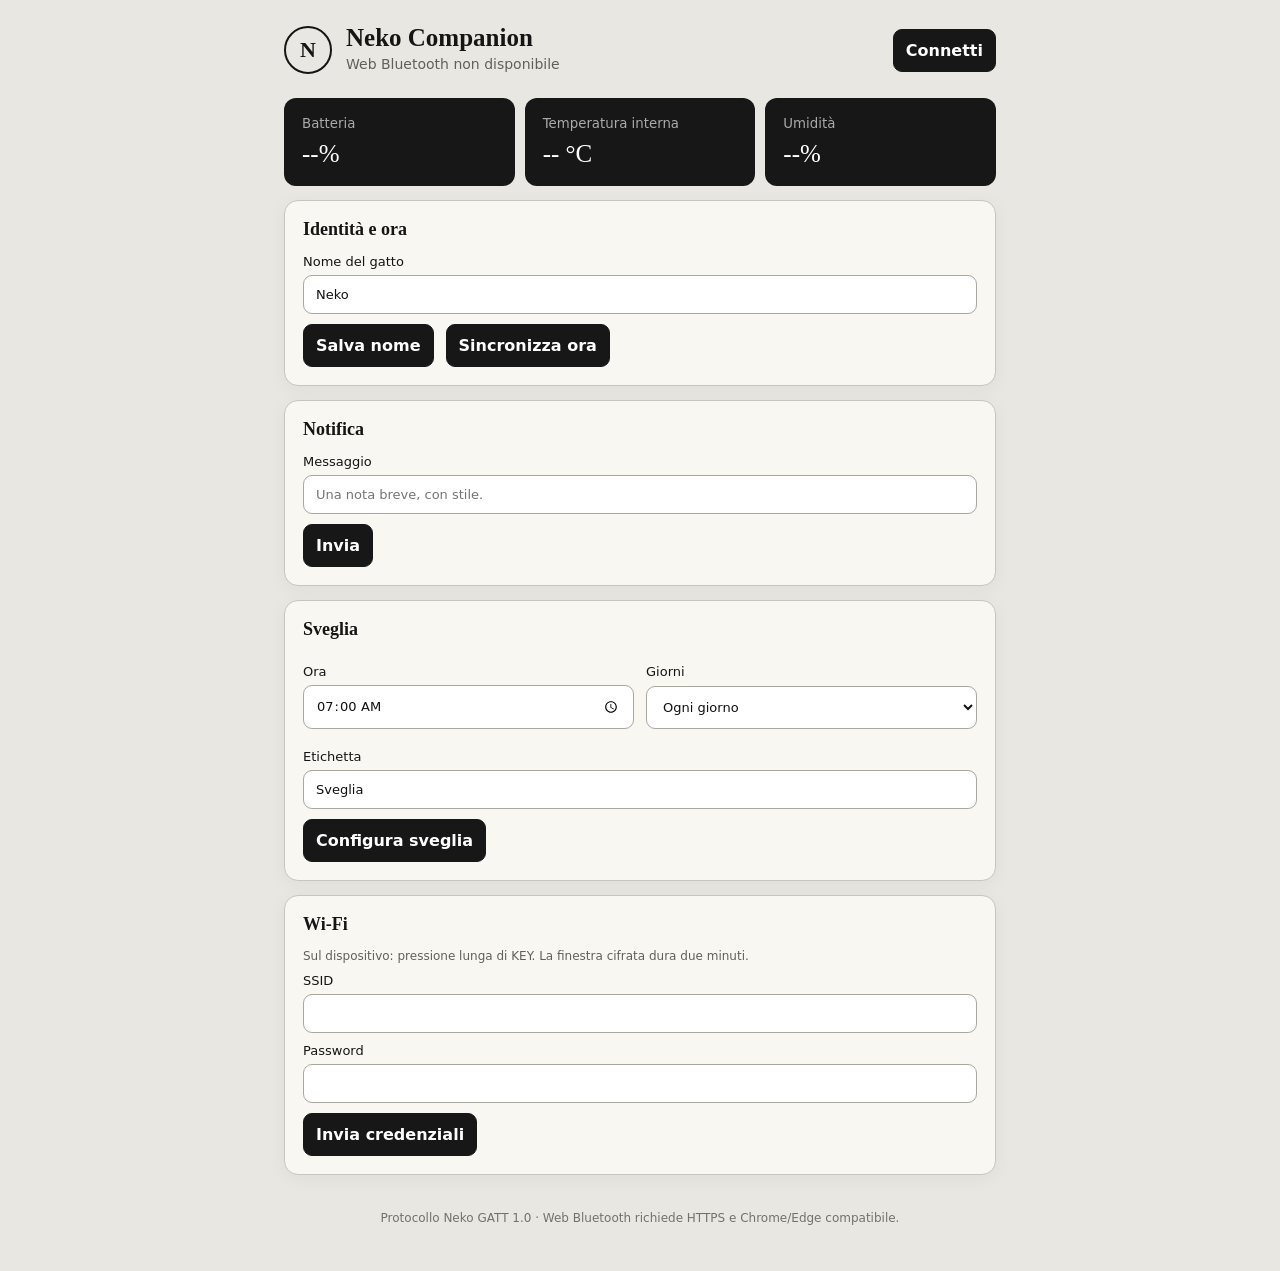
<file: esp32ELCD/neko-assistant/companion/index.html>
<!doctype html>
<html lang="it">
<head>
  <meta charset="utf-8">
  <meta name="viewport" content="width=device-width,initial-scale=1">
  <meta name="theme-color" content="#111111">
  <title>Neko Companion</title>
  <link rel="stylesheet" href="styles.css">
</head>
<body>
  <main>
    <header><span class="mark">N</span><div><h1>Neko Companion</h1><p id="connection">Non connesso</p></div><button id="connect">Connetti</button></header>
    <section class="metrics">
      <article><small>Batteria</small><strong id="battery">--%</strong></article>
      <article><small>Temperatura interna</small><strong id="temperature">-- °C</strong></article>
      <article><small>Umidità</small><strong id="humidity">--%</strong></article>
    </section>
    <section><h2>Identità e ora</h2><label>Nome del gatto<input id="catName" maxlength="23" value="Neko"></label><div class="actions"><button id="saveName">Salva nome</button><button id="setTime">Sincronizza ora</button></div></section>
    <section><h2>Notifica</h2><label>Messaggio<input id="notification" maxlength="95" placeholder="Una nota breve, con stile."></label><button id="sendNotification">Invia</button></section>
    <section><h2>Sveglia</h2><div class="row"><label>Ora<input id="alarmTime" type="time" value="07:00"></label><label>Giorni<select id="alarmDays"><option value="127">Ogni giorno</option><option value="62">Lun–Ven</option><option value="65">Weekend</option></select></label></div><label>Etichetta<input id="alarmLabel" maxlength="28" value="Sveglia"></label><button id="saveAlarm">Configura sveglia</button></section>
    <section><h2>Wi‑Fi</h2><p class="hint">Sul dispositivo: pressione lunga di KEY. La finestra cifrata dura due minuti.</p><label>SSID<input id="ssid" maxlength="32" autocomplete="off"></label><label>Password<input id="wifiPassword" type="password" maxlength="64" autocomplete="new-password"></label><button id="saveWifi">Invia credenziali</button></section>
    <footer>Protocollo Neko GATT 1.0 · Web Bluetooth richiede HTTPS e Chrome/Edge compatibile.</footer>
  </main>
  <script src="app.js"></script>
</body>
</html>
</file>
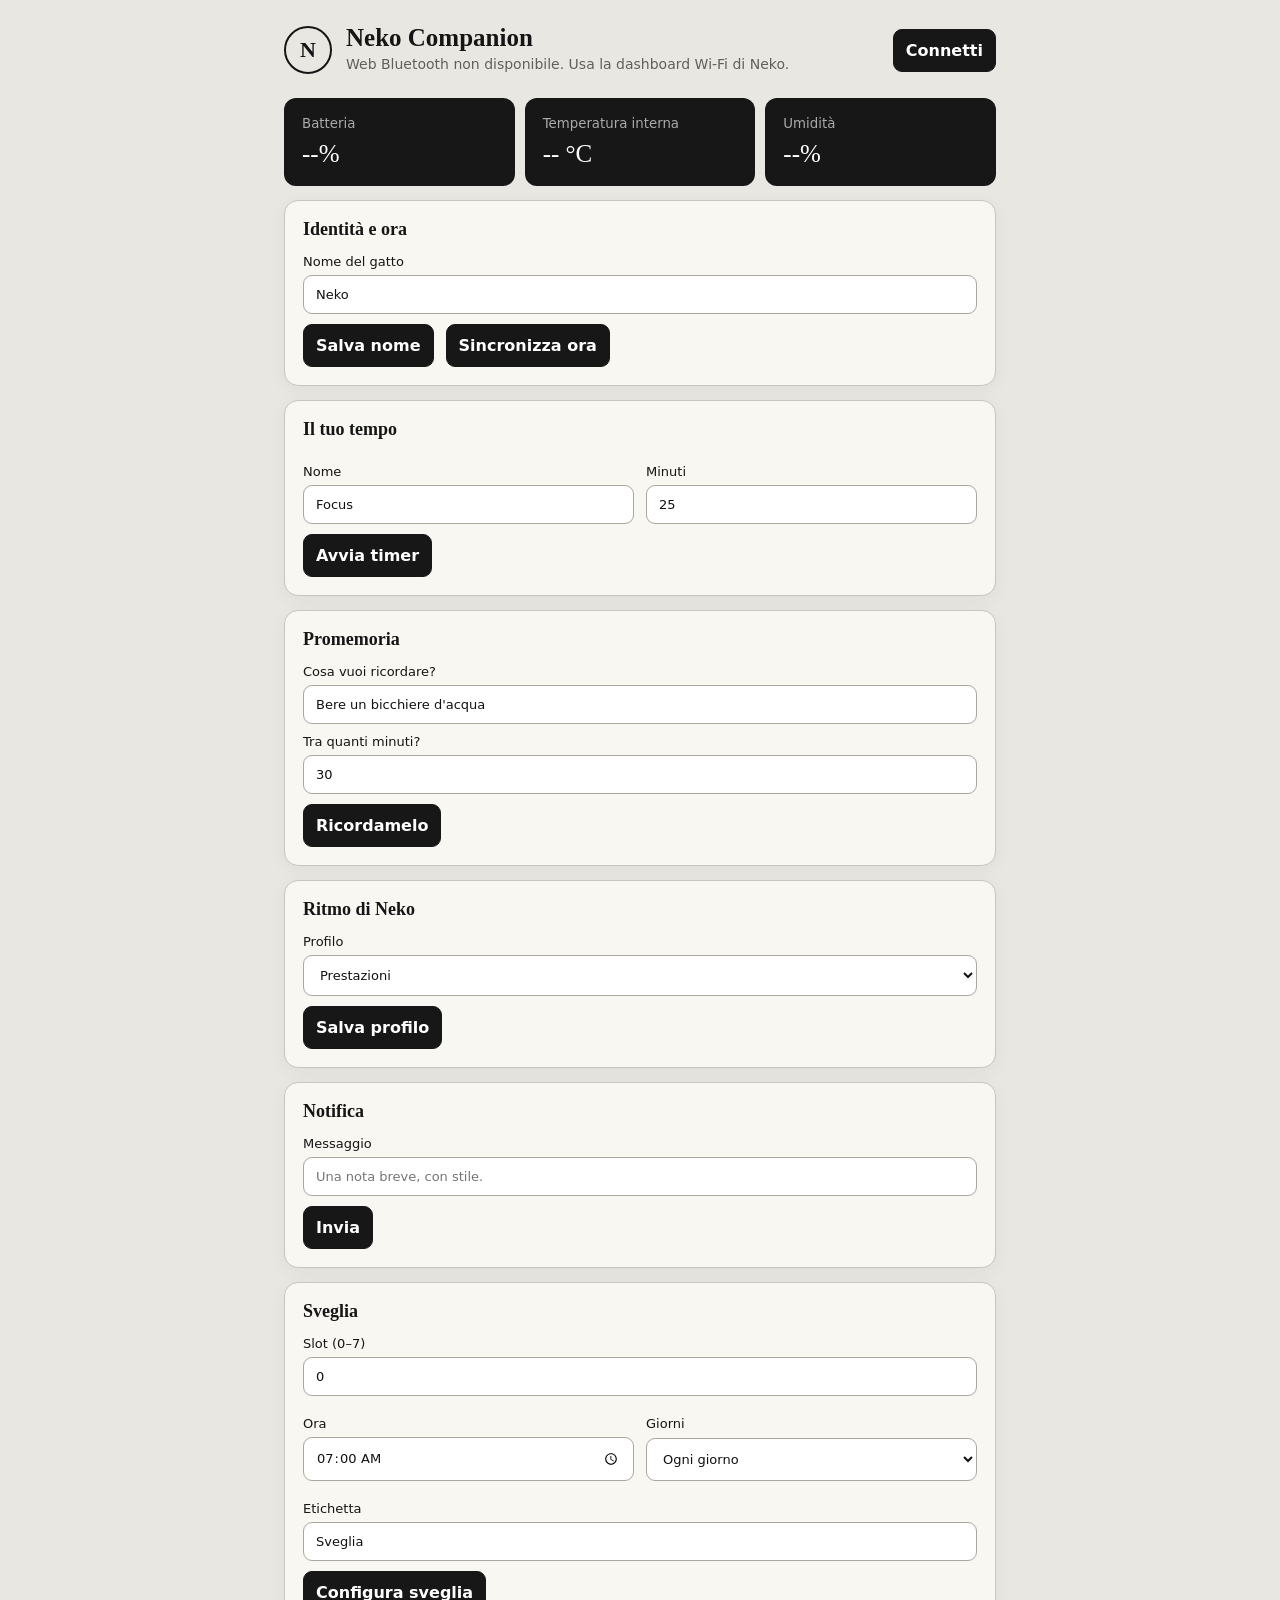
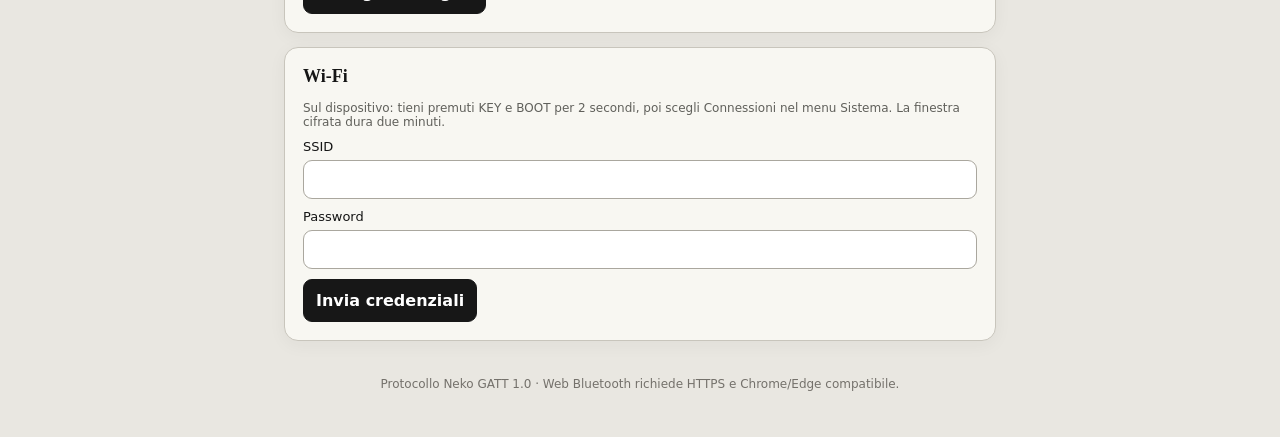
<file: examples-and-tests/esp32-e-lcd/neko-assistant/companion/index.html>
<!doctype html>
<html lang="it">
<head>
  <meta charset="utf-8">
  <meta name="viewport" content="width=device-width,initial-scale=1">
  <meta name="theme-color" content="#111111">
  <title>Neko Companion</title>
  <link rel="stylesheet" href="styles.css">
</head>
<body>
  <main>
    <header><span class="mark">N</span><div><h1>Neko Companion</h1><p id="connection">Non connesso</p></div><button id="connect">Connetti</button></header>
    <p id="feedback" role="status" aria-live="polite"></p>
    <section class="metrics">
      <article><small>Batteria</small><strong id="battery">--%</strong></article>
      <article><small>Temperatura interna</small><strong id="temperature">-- °C</strong></article>
      <article><small>Umidità</small><strong id="humidity">--%</strong></article>
    </section>
    <section><h2>Identità e ora</h2><label>Nome del gatto<input id="catName" maxlength="23" value="Neko"></label><div class="actions"><button id="saveName">Salva nome</button><button id="setTime">Sincronizza ora</button></div></section>
    <section><h2>Il tuo tempo</h2><div class="row"><label>Nome<input id="timerLabel" value="Focus" maxlength="23"></label><label>Minuti<input id="timerMinutes" type="number" value="25" min="1" max="10080"></label></div><button id="startTimer">Avvia timer</button><div id="timers" aria-live="polite"></div></section>
    <section><h2>Promemoria</h2><label>Cosa vuoi ricordare?<input id="reminderText" maxlength="63" value="Bere un bicchiere d'acqua"></label><label>Tra quanti minuti?<input id="reminderMinutes" type="number" value="30" min="1" max="10080"></label><button id="saveReminder">Ricordamelo</button></section>
    <section><h2>Ritmo di Neko</h2><label>Profilo<select id="profile"><option value="0">Prestazioni</option><option value="1">Bilanciato</option><option value="2">Risparmio</option><option value="3">Notte</option></select></label><button id="saveProfile">Salva profilo</button></section>
    <section><h2>Notifica</h2><label>Messaggio<input id="notification" maxlength="95" placeholder="Una nota breve, con stile."></label><button id="sendNotification">Invia</button></section>
    <section><h2>Sveglia</h2><label>Slot (0–7)<input id="alarmIndex" type="number" value="0" min="0" max="7"></label><div class="row"><label>Ora<input id="alarmTime" type="time" value="07:00"></label><label>Giorni<select id="alarmDays"><option value="127">Ogni giorno</option><option value="62">Lun–Ven</option><option value="65">Weekend</option></select></label></div><label>Etichetta<input id="alarmLabel" maxlength="23" value="Sveglia"></label><button id="saveAlarm">Configura sveglia</button></section>
    <section><h2>Wi‑Fi</h2><p class="hint">Sul dispositivo: tieni premuti KEY e BOOT per 2 secondi, poi scegli Connessioni nel menu Sistema. La finestra cifrata dura due minuti.</p><label>SSID<input id="ssid" maxlength="32" autocomplete="off"></label><label>Password<input id="wifiPassword" type="password" maxlength="64" autocomplete="new-password"></label><button id="saveWifi">Invia credenziali</button></section>
    <footer>Protocollo Neko GATT 1.0 · Web Bluetooth richiede HTTPS e Chrome/Edge compatibile.</footer>
  </main>
  <script src="app.js"></script>
</body>
</html>
</file>
<file: esp32ELCD/neko-assistant/companion/styles.css>
:root{font-family:Inter,ui-sans-serif,system-ui,sans-serif;color:#151515;background:#e9e7e1;color-scheme:light}*{box-sizing:border-box}body{margin:0}main{width:min(760px,100%);margin:auto;padding:24px}header{display:flex;align-items:center;gap:14px;margin-bottom:22px}header div{flex:1}.mark{display:grid;place-items:center;width:48px;height:48px;border:2px solid;border-radius:50%;font:700 22px Georgia}h1{font:600 25px Georgia;margin:0}h2{font:600 18px Georgia;margin:0 0 14px}p{margin:4px 0;color:#60605b;font-size:14px}section{background:#f8f7f2;border:1px solid #c8c5bc;border-radius:14px;padding:18px;margin:14px 0;box-shadow:0 4px 18px #2828200c}.metrics{display:grid;grid-template-columns:repeat(3,1fr);gap:10px;background:none;border:0;box-shadow:none;padding:0}.metrics article{background:#171717;color:#fff;padding:18px;border-radius:12px}.metrics small{display:block;color:#aaa;margin-bottom:9px}.metrics strong{font:500 25px Georgia}label{display:grid;gap:6px;font-size:13px;margin:10px 0}.row,.actions{display:flex;gap:12px}.row label{flex:1}input,select,button{font:inherit;border:1px solid #aaa79e;border-radius:9px;padding:11px 12px;background:#fff;color:#111}button{background:#171717;color:#fff;border-color:#171717;cursor:pointer;font-weight:600}button:hover{background:#373737}.hint{font-size:12px}footer{text-align:center;color:#74716b;font-size:12px;padding:22px}@media(max-width:560px){main{padding:14px}.metrics{grid-template-columns:1fr}.row,.actions{display:grid}header{flex-wrap:wrap}header button{width:100%}}
</file>
<file: examples-and-tests/esp32-e-lcd/neko-assistant/companion/styles.css>
:root{font-family:Inter,ui-sans-serif,system-ui,sans-serif;color:#151515;background:#e9e7e1;color-scheme:light}*{box-sizing:border-box}body{margin:0}main{width:min(760px,100%);margin:auto;padding:24px}header{display:flex;align-items:center;gap:14px;margin-bottom:22px}header div{flex:1}.mark{display:grid;place-items:center;width:48px;height:48px;border:2px solid;border-radius:50%;font:700 22px Georgia}h1{font:600 25px Georgia;margin:0}h2{font:600 18px Georgia;margin:0 0 14px}p{margin:4px 0;color:#60605b;font-size:14px}section{background:#f8f7f2;border:1px solid #c8c5bc;border-radius:14px;padding:18px;margin:14px 0;box-shadow:0 4px 18px #2828200c}.metrics{display:grid;grid-template-columns:repeat(3,1fr);gap:10px;background:none;border:0;box-shadow:none;padding:0}.metrics article{background:#171717;color:#fff;padding:18px;border-radius:12px}.metrics small{display:block;color:#aaa;margin-bottom:9px}.metrics strong{font:500 25px Georgia}label{display:grid;gap:6px;font-size:13px;margin:10px 0}.row,.actions{display:flex;gap:12px}.row label{flex:1}input,select,button{font:inherit;border:1px solid #aaa79e;border-radius:9px;padding:11px 12px;background:#fff;color:#111}button{background:#171717;color:#fff;border-color:#171717;cursor:pointer;font-weight:600}button:hover{background:#373737}.hint{font-size:12px}footer{text-align:center;color:#74716b;font-size:12px;padding:22px}@media(max-width:560px){main{padding:14px}.metrics{grid-template-columns:1fr}.row,.actions{display:grid}header{flex-wrap:wrap}header button{width:100%}}

.timer-row{display:flex;align-items:center;gap:8px;padding:14px 0;border-bottom:1px solid #c8c5bc}.timer-row span{flex:1;font:14px monospace}.timer-row button{font-size:12px;padding:8px}#feedback:empty{display:none}#feedback{padding:12px;background:#d6f47b;border-radius:10px;color:#202922}
</file>
